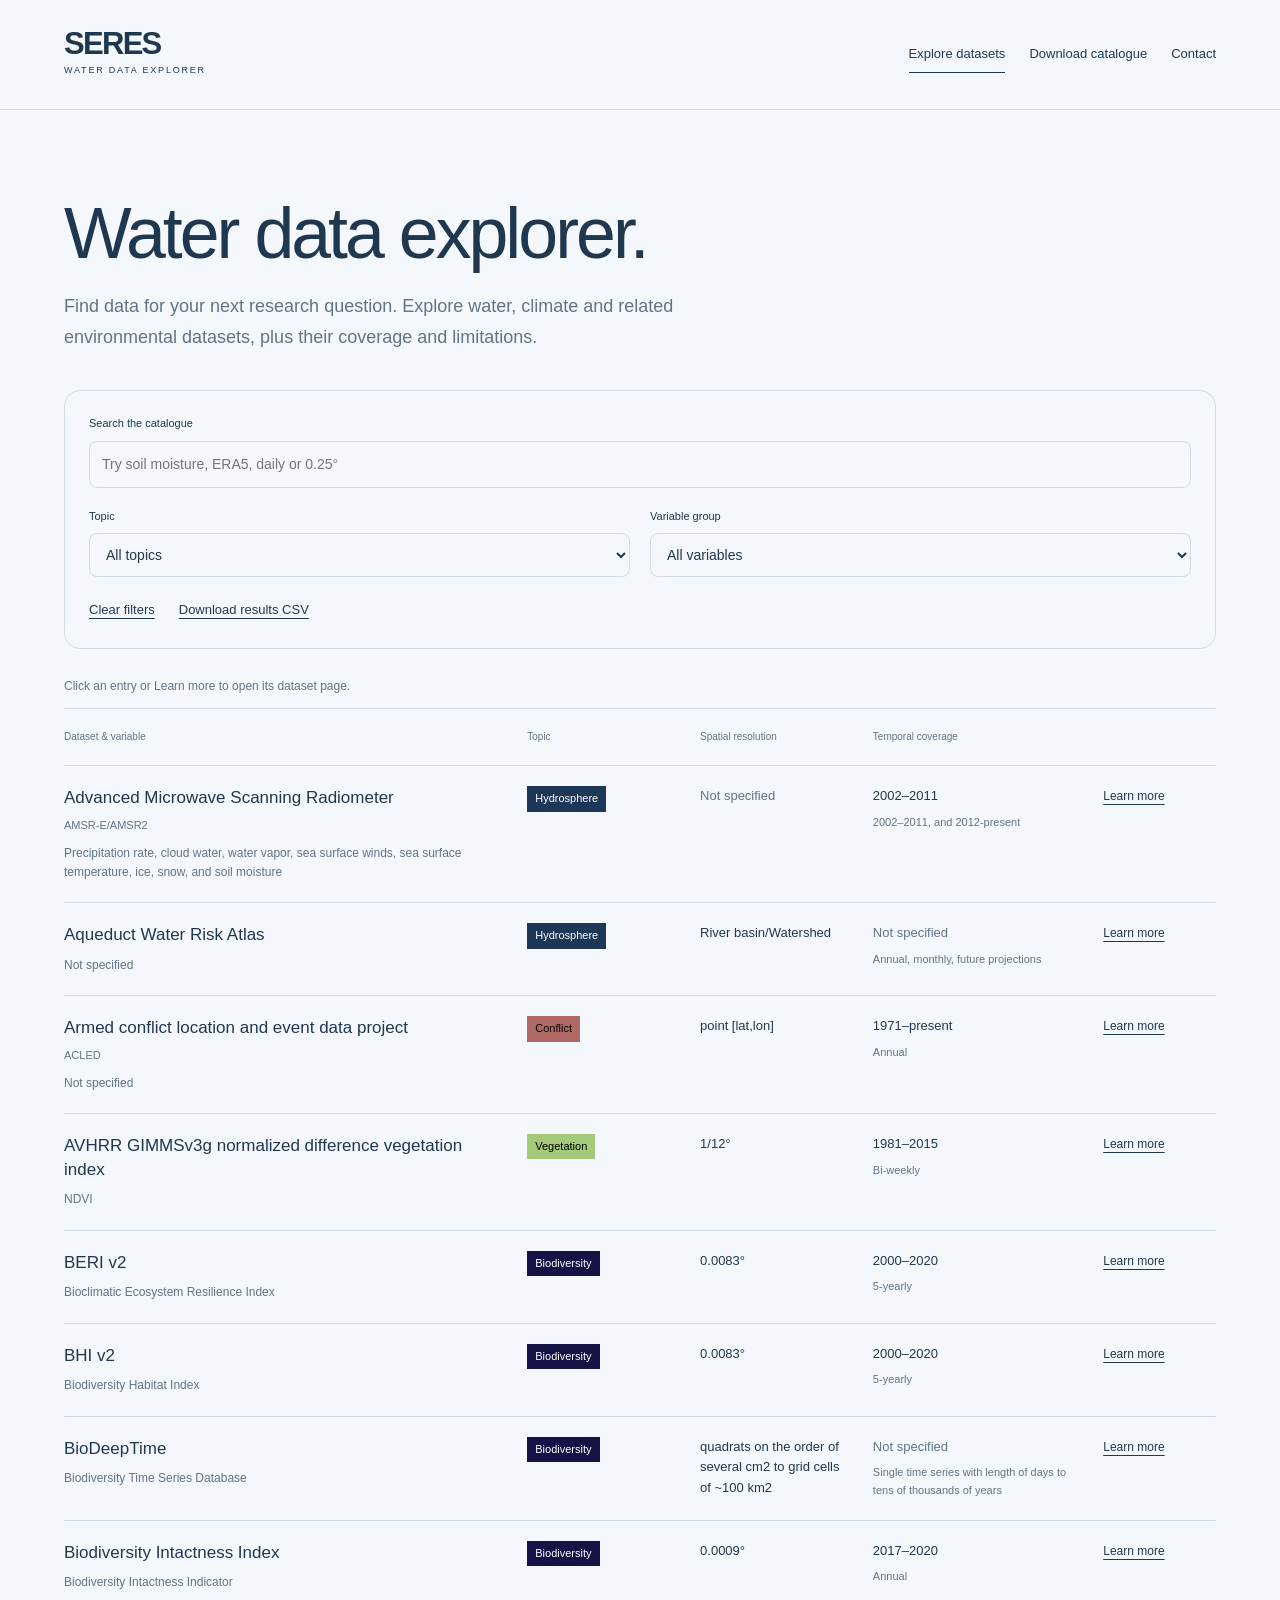
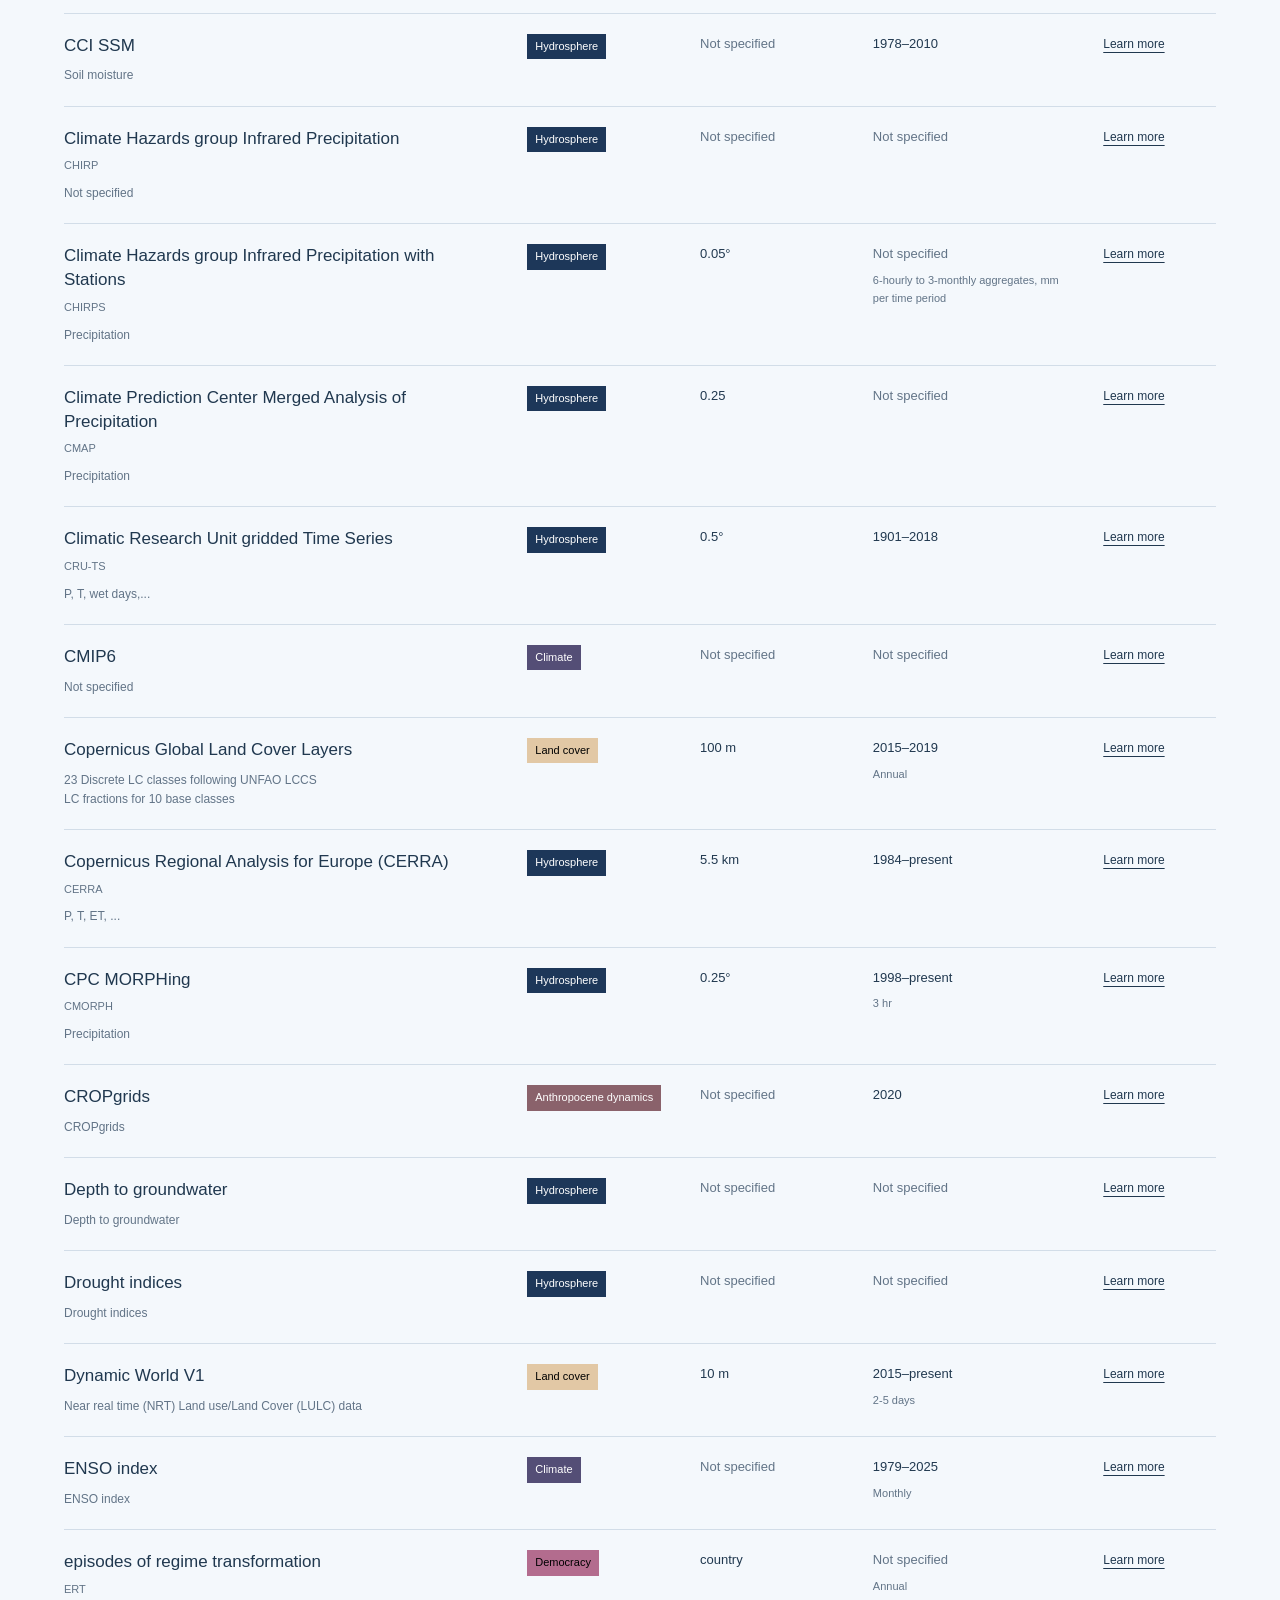
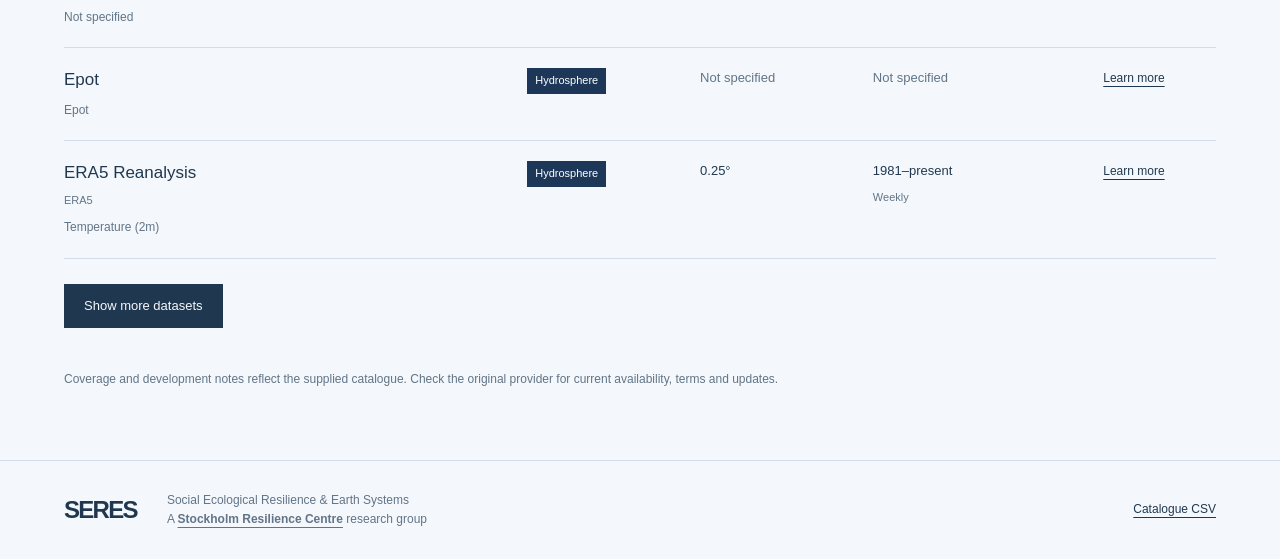
<file: index.html>
<!doctype html>
<html lang="en">
<head>
  <meta charset="utf-8"><meta name="viewport" content="width=device-width, initial-scale=1">
  <title>Water data explorer · SERES</title>
  <meta name="description" content="Find water and related environmental datasets by variable, topic and temporal resolution.">
  <link rel="stylesheet" href="style.css">
  <script type="module" src="explorer.js"></script>
  <script type="module" src="header.js"></script>
  <script type="module" src="footer.js"></script>
</head>
<body>
  <a class="skip" href="#main">Skip to content</a>
  <header id="site-header"><a class="brand" href="index.html">SERES</a></header>
  <main id="main"><section class="page-head"><p class="eyebrow"></p><h1>Water data explorer.</h1><p class="lead">Find data for your next research question. Explore water, climate and related environmental datasets, plus their coverage and limitations.</p></section>
    <div id="app"><p role="status">Loading datasets…</p></div>
    <noscript><p>Enable JavaScript to search the catalogue, or <a href="data/datasets.csv">download the CSV</a>.</p></noscript>
  </main>
  <footer id="site-footer"><a href="index.html">Explore datasets</a></footer>
</body>
</html>
</file>
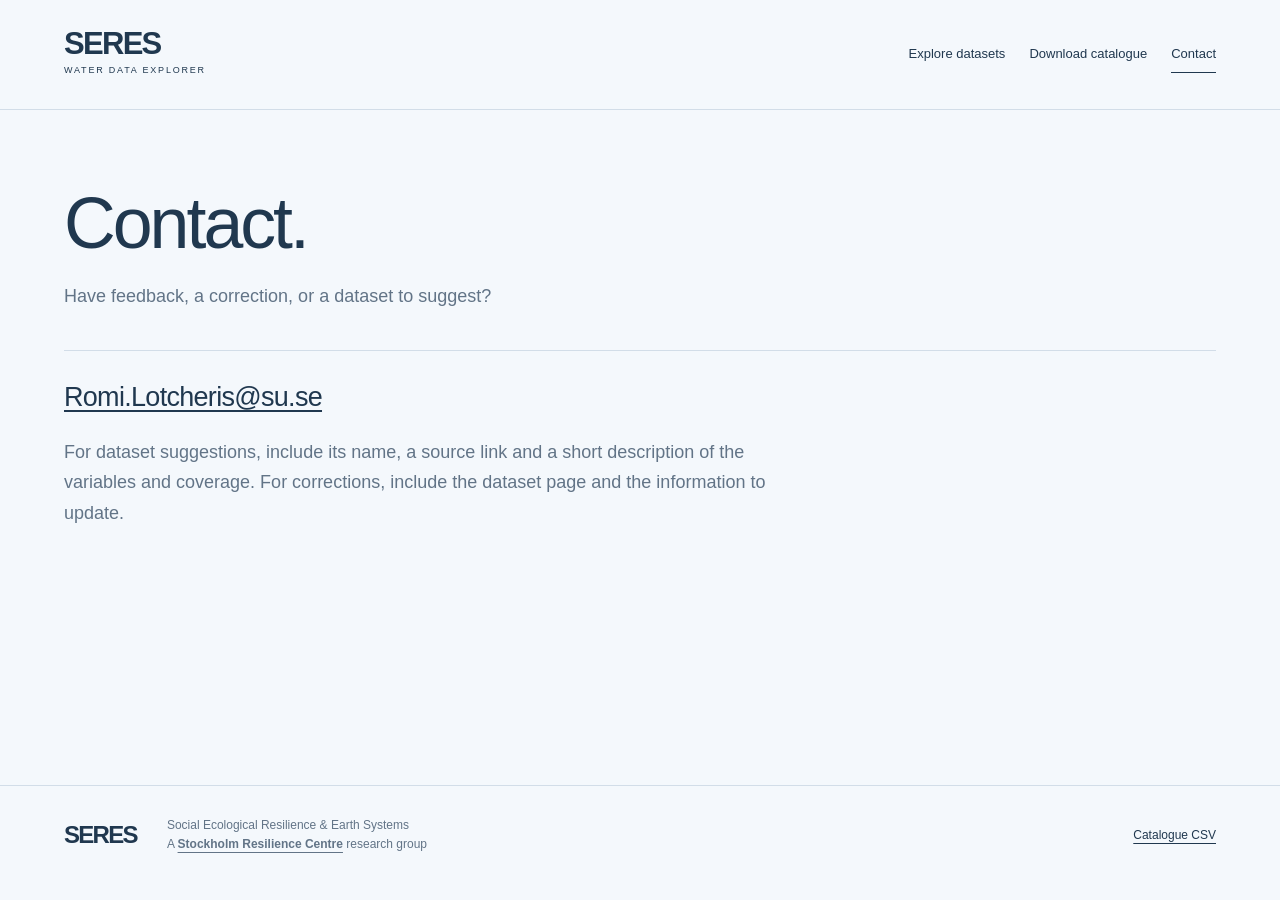
<file: contact.html>
<!doctype html>
<html lang="en">
<head>
  <meta charset="utf-8"><meta name="viewport" content="width=device-width, initial-scale=1">
  <title>Contact · SERES water data explorer</title>
  <meta name="description" content="Share feedback or suggest a dataset for the SERES water data explorer.">
  <link rel="stylesheet" href="style.css">
  <script type="module" src="header.js"></script>
  <script type="module" src="footer.js"></script>
</head>
<body>
  <a class="skip" href="#main">Skip to content</a>
  <header id="site-header"><a class="brand" href="index.html">SERES</a></header>
  <main id="main">
    <section class="page-head"><h1>Contact.</h1><p class="lead">Have feedback, a correction, or a dataset to suggest?</p></section>
    <section class="detail-section">
      <h2><a href="mailto:Romi.Lotcheris@su.se?subject=Water%20data%20explorer%20feedback%20or%20dataset%20suggestion">Romi.Lotcheris@su.se</a></h2>
      <p class="lead">For dataset suggestions, include its name, a source link and a short description of the variables and coverage. For corrections, include the dataset page and the information to update.</p>
    </section>
  </main>
  <footer id="site-footer"><a href="index.html">Explore datasets</a></footer>
</body>
</html>
</file>
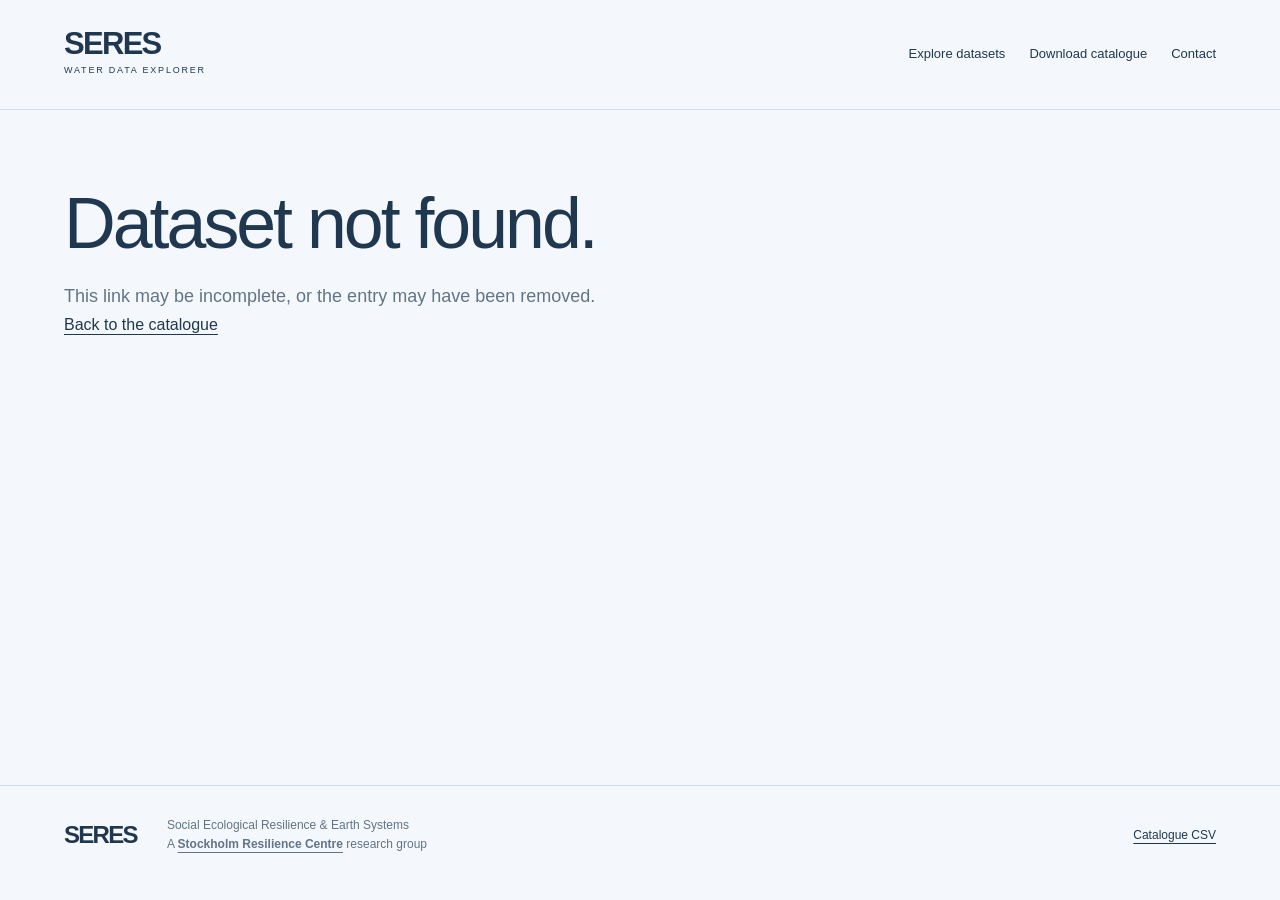
<file: dataset.html>
<!doctype html>
<html lang="en">
<head>
  <meta charset="utf-8"><meta name="viewport" content="width=device-width, initial-scale=1">
  <title>Dataset · SERES water data explorer</title>
  <meta name="description" content="Dataset variables, coverage, limitations, references and source links.">
  <link rel="stylesheet" href="style.css"><script type="module" src="dataset.js"></script>
  <script type="module" src="header.js"></script>
  <script type="module" src="footer.js"></script>
</head>
<body>
  <a class="skip" href="#main">Skip to content</a>
  <header id="site-header"><a class="brand" href="index.html">SERES</a></header>
  <main id="main"><p role="status" class="page-head">Loading dataset…</p><noscript>Enable JavaScript or download the catalogue CSV.</noscript></main>
  <footer id="site-footer"><a href="index.html">Explore datasets</a></footer>
</body>
</html>
</file>
<file: style.css>
/* SERES palette and generic fonts. No external fonts or dependencies. */
:root { --sans:Arial,Helvetica,sans-serif; --serif:Georgia,'Times New Roman',serif; --mono:Aptos,Arial,Helvetica,sans-serif; --ink:#20384f; --muted:#627487; --paper:#f4f8fc; --line:#d2dde8; --accent:#e0eaf4; }
* { box-sizing:border-box; }
body { margin:0; background:var(--paper); color:var(--ink); font:16px/1.6 var(--sans); }
a { color:inherit; text-underline-offset:4px; }
a:hover { color:#315f88; }
button,input,select { font:inherit; }
button,select { cursor:pointer; }
button,a,input,select { touch-action:manipulation; }
:focus-visible { outline:2px solid #3c709a; outline-offset:5px; }
[hidden] { display:none!important; }
header,main,footer { max-width:1440px; margin:auto; padding:0 5%; }
header { display:flex; align-items:center; justify-content:space-between; gap:30px; min-height:110px; border-bottom:1px solid var(--line); }
.brand { font-size:31px; font-weight:600; letter-spacing:-1.7px; text-decoration:none; line-height:1; }
.brand span { display:block; font:9px/2.5 var(--mono); letter-spacing:1.8px; }
nav { display:flex; flex-wrap:wrap; gap:24px; }
nav a { font-size:13px; padding:8px 0; text-decoration:none; }
nav a[aria-current] { border-bottom:1px solid var(--ink); }
main { min-height:75vh; padding-bottom:70px; }
h1,h2,p { margin-top:0; }
h1 { font-size:clamp(42px,5.6vw,78px); font-weight:400; letter-spacing:-3px; line-height:1.06; margin-bottom:20px; margin-top:10px; }
h2 { font-size:28px; font-weight:400; line-height:1.25; letter-spacing:-.7px; }
.page-head { padding:65px 0 38px; }
.eyebrow { font:10px/1.8 var(--mono); letter-spacing:1px; margin-bottom:20px; }
.lead { max-width:720px; font-size:18px; color:var(--muted); line-height:1.7; margin-bottom:0; }
.muted { color:var(--muted); }
.filters { display:grid; grid-template-columns:repeat(2,minmax(0,1fr)); gap:20px; padding:24px; border:1px solid var(--line); }
.filters label { display:flex; flex-direction:column; gap:8px; font:11px/1.6 var(--mono); }
.filters .search { grid-column:1 / -1; }
input,select { width:100%; min-width:0; border:1px solid var(--line); border-radius:0; padding:12px; background:var(--paper); color:var(--ink); font:14px/1.5 var(--sans); }
.tools,.actions { display:flex; align-items:center; gap:24px; flex-wrap:wrap; }
.tools { grid-column:1 / -1; }
.text-button { padding:3px 0; border:0; background:transparent; color:var(--ink); text-decoration:underline; text-underline-offset:4px; font-size:13px; }
.text-button:disabled { color:var(--muted); cursor:default; }
.button { display:inline-block; border:1px solid var(--ink); background:var(--ink); color:var(--paper); padding:11px 19px; font-size:13px; text-decoration:none; }
.button:hover { background:#365c7c; color:white; }
.results-head { display:flex; justify-content:space-between; gap:20px; align-items:baseline; margin:28px 0 12px; }
.results-head .muted { font-size:12px; margin:0; }
table { width:100%; border-collapse:collapse; font-size:13px; table-layout:fixed; }
th,td { text-align:left; padding:20px 14px; border-bottom:1px solid var(--line); vertical-align:top; overflow-wrap:anywhere; }
th { font:10px/1.6 var(--mono); border-top:1px solid var(--line); color:var(--muted); }
th:first-child { width:39%; }
th:nth-child(2) { width:15%; }
th:nth-child(3) { width:15%; }
th:nth-child(4) { width:20%; }
th:last-child { width:11%; }
th:first-child,td:first-child { padding-left:0; }
td.dataset-name>a { font-size:17px; line-height:1.4; text-decoration:none; }
td.dataset-name>a:hover { text-decoration:underline; }
.dataset-name p { font-size:12px; margin:9px 0 0; color:var(--muted); white-space:pre-line; }
.abbreviation { display:block; font:11px/1.7 var(--mono); margin-top:6px; color:var(--muted); }
td small { display:block; color:var(--muted); font-size:11px; margin-top:7px; }
.tag { display:inline-block; background:var(--accent); padding:4px 8px; font-size:11px; }
.topic-tag { background:var(--topic-color); color:var(--topic-ink); }
.learn a { white-space:nowrap; font-size:12px; }
tbody tr[data-href] { cursor:pointer; }
tbody tr:hover { background:#eaf1f8; }
#more { margin-top:25px; }
.empty { padding:40px 0; }
.empty h1 { font-size:40px; }
.catalogue-note { margin:42px 0 0; font-size:12px; max-width:820px; color:var(--muted); }
footer { border-top:1px solid var(--line); padding-top:30px; padding-bottom:30px; display:flex; flex-wrap:wrap; align-items:center; gap:30px; }
footer .brand { font-size:24px; }
footer p { margin:0; font-size:12px; color:var(--muted); }
footer>a:last-child { margin-left:auto; font-size:12px; }
.skip { position:fixed; top:-100px; left:15px; padding:10px; background:white; z-index:10; }
.skip:focus { top:10px; }
.sr-only { position:absolute; width:1px; height:1px; padding:0; margin:-1px; overflow:hidden; clip:rect(0,0,0,0); white-space:nowrap; border:0; }
.back { display:inline-block; margin-bottom:30px; font-size:13px; }
.detail-head h1 { font-size:clamp(34px,4.6vw,64px); letter-spacing:-2px; max-width:1060px; overflow-wrap:anywhere; }
.detail-head .lead { white-space:pre-line; }
.actions { margin-top:24px; }
.detail-layout { display:grid; grid-template-columns:minmax(0,1.8fr) minmax(0,1fr); gap:65px; align-items:start; }
.detail-section { border-top:1px solid var(--line); padding:30px 0; }
.detail-section h2 { font-size:27px; }
.prose { white-space:pre-line; overflow-wrap:anywhere; font-size:15px; line-height:1.8; }
.source-list { padding-left:20px; overflow-wrap:anywhere; }
.source-list li { margin-bottom:12px; }
aside { background:#eaf1f8; padding:28px; }
aside h2 { font-size:24px; }
.specifications { margin:0; }
.specifications>div { padding:16px 0; border-top:1px solid var(--line); }
dt { font:10px/1.6 var(--mono); color:var(--muted); margin-bottom:6px; }
dd { margin:0; white-space:pre-line; overflow-wrap:anywhere; font-size:14px; }
.import-notes { margin:20px 0; font-size:12px; color:var(--muted); }
.import-notes summary { cursor:pointer; }
.import-notes p { margin:14px 0; font-size:12px; }
@media(max-width:960px) { header { align-items:flex-start; padding-top:25px; padding-bottom:25px; } nav { justify-content:flex-end; } .detail-layout { gap:30px; } }
@media(max-width:760px) {
  header { display:block; } nav { justify-content:flex-start; gap:16px; margin-top:20px; }
  .page-head { padding:42px 0 30px; } h1 { letter-spacing:-2px; } .lead { font-size:16px; }
  .filters { grid-template-columns:1fr; padding:18px; gap:16px; } .results-head { display:block; } .results-head .muted { margin-top:5px; }
  table,tbody,tr,td { display:block; width:100%; } thead { position:absolute; width:1px; height:1px; overflow:hidden; clip:rect(0,0,0,0); }
  tbody tr { border-top:1px solid var(--line); padding:22px 0; } td { border:0; padding:7px 0; }
  td[data-label]::before { content:attr(data-label); display:inline-block; width:40%; color:var(--muted); font-size:12px; }
  td small { margin-left:40%; } .dataset-name p { margin-bottom:8px; } .learn { margin-top:10px; }
  .detail-layout { grid-template-columns:1fr; } aside { grid-row:1; } footer { gap:20px; }
}
/* Round the filter panel */
.filters {
  border-radius: 16px;
}

/* Round search boxes and dropdowns */
.filters input,
.filters select {
  border-radius: 8px;
}
</file>
